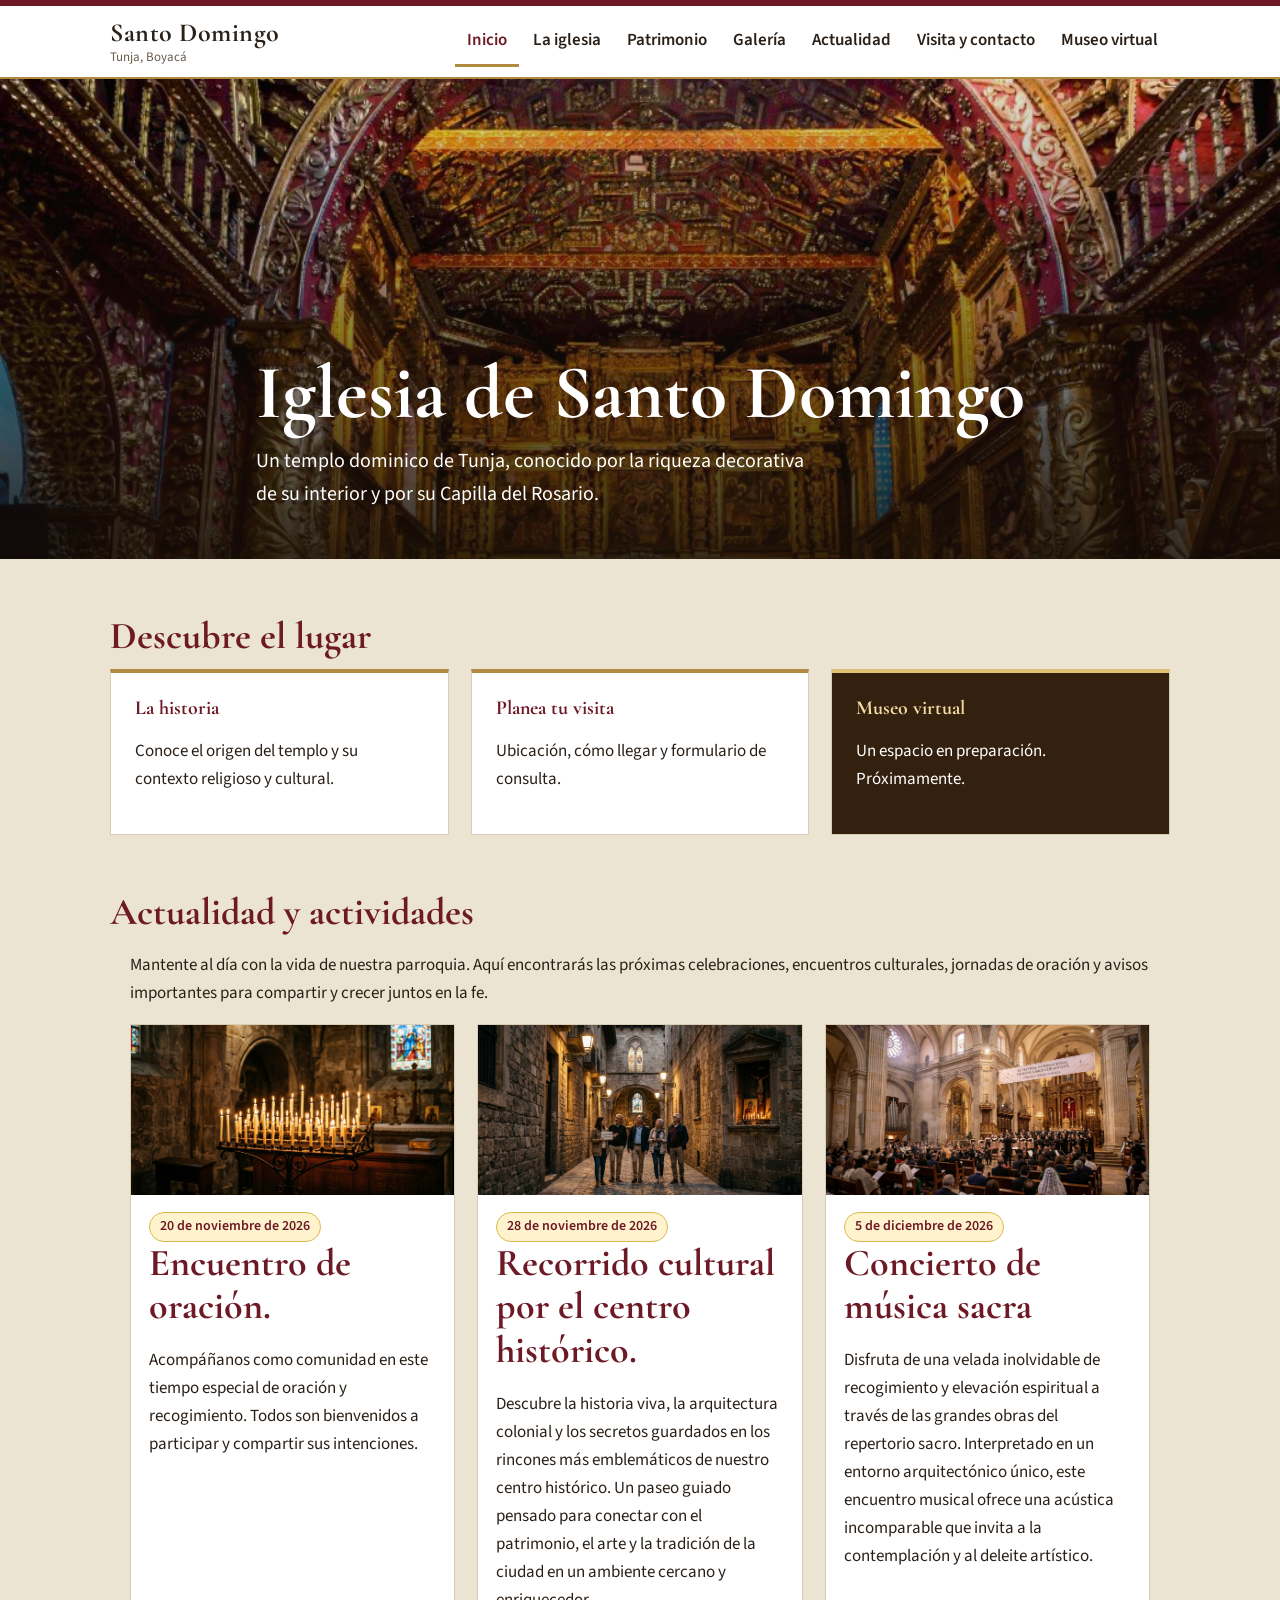
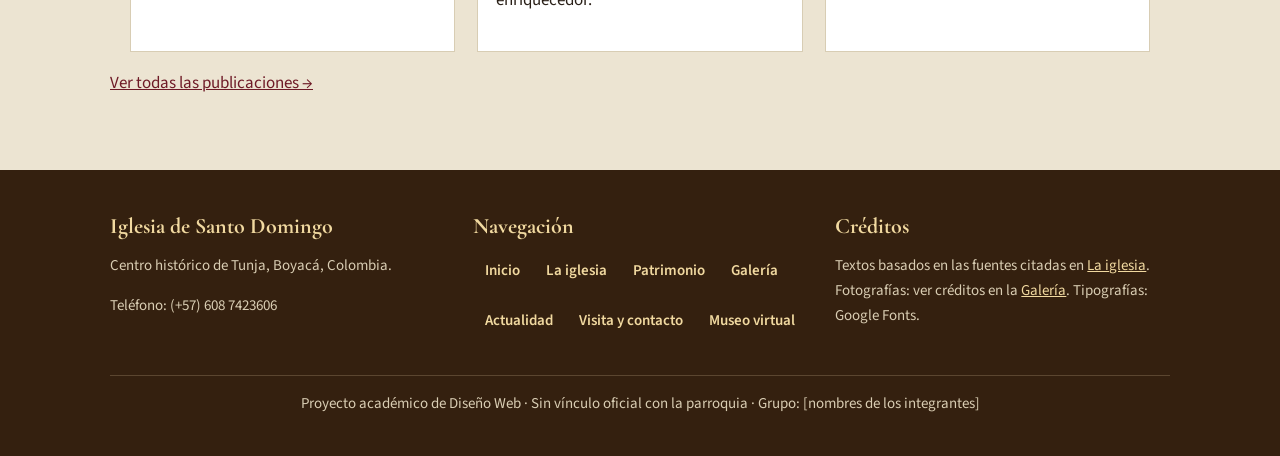
<file: santo-domingo-tunja/index.html>
<!DOCTYPE html>
<html lang="es">
<head>
    <meta charset="UTF-8">
    <meta name="viewport" content="width=device-width, initial-scale=1.0">
    <meta name="description" content="Sitio académico sobre la Iglesia de Santo Domingo de Tunja: historia, patrimonio y visita.">
    <title>Iglesia de Santo Domingo, Tunja</title>
    <link rel="preconnect" href="https://fonts.googleapis.com">
    <link href="https://fonts.googleapis.com/css2?family=Cormorant+Garamond:wght@600;700&family=Source+Sans+3:wght@400;600&display=swap" rel="stylesheet">
    <link rel="stylesheet" href="css/estilos.css">
</head>
<body>
<a class="salto" href="#contenido">Saltar al contenido</a>

<header>
    <div class="contenedor">
        <a class="marca" href="index.html">Santo Domingo<small>Tunja, Boyacá</small></a>
        <button id="boton-menu" aria-expanded="false" aria-controls="menu">☰ Menú</button>
        <nav id="menu" aria-label="Principal">
        <ul>
            <li><a href="index.html" aria-current="page">Inicio</a></li>
            <li><a href="la-iglesia.html">La iglesia</a></li>
            <li><a href="patrimonio.html">Patrimonio</a></li>
            <li><a href="galeria.html">Galería</a></li>
            <li><a href="actualidad.html">Actualidad</a></li>
            <li><a href="visita-contacto.html">Visita y contacto</a></li>
            <li><a href="museo-virtual.html">Museo virtual</a></li>
        </ul>
        </nav>
    </div>
</header>
     <section class="portada">
        <img src="images/imagenPortada2.jpg" alt="Fachada de la Iglesia de Santo Domingo en Tunja">
        <div class="contenedor">
            <h1>Iglesia de Santo Domingo</h1>
            <p>Un templo dominico de Tunja, conocido por la riqueza decorativa de su interior y por su Capilla del Rosario.</p>
        </div>
    </section>

    <section class="bloque">
        <div class="contenedor">
            <h2>Descubre el lugar</h2>
            <div class="accesos">
                <a class="acceso" href="la-iglesia.html"><h3>La historia</h3><p>Conoce el origen del templo y su contexto religioso y cultural.</p></a>
                <a class="acceso" href="visita-contacto.html"><h3>Planea tu visita</h3><p>Ubicación, cómo llegar y formulario de consulta.</p></a>
                <a class="acceso destacado" href="museo-virtual.html"><h3>Museo virtual</h3><p>Un espacio en preparación. Próximamente.</p></a>
            </div>
        </div>
    </section>

    <section class="bloque" id="actualidad" style="padding-top:0">
        <div class="contenedor">
            <h2>Actualidad y actividades</h2>
            <div class="contenedor">
            <p> Mantente al día con la vida de nuestra parroquia. Aquí encontrarás las próximas celebraciones, encuentros culturales, jornadas de oración y avisos importantes para compartir y crecer juntos en la fe.</p>
            <div class="noticias">
            <article class="noticia">
                <div class="foto"><img src="images/velas.jpg" alt="Velas encendidas en un templo"></div>
                <div class="texto">
                    <span class="ejemplo"> <time datetime="2026-11-20">20 de noviembre de 2026</time></span>
                    <h2>Encuentro de oración.</h2>
                    <p>Acompáñanos como comunidad en este tiempo especial de oración y recogimiento. Todos son bienvenidos a participar y compartir sus intenciones.</p>
                </div>
            </article>
            <article class="noticia">
                <div class="foto"><img src="images/recorrido.jpg" alt="Visitantes recorriendo un templo" loading="lazy"></div>
                <div class="texto">
                    <span class="ejemplo"><time datetime="2026-11-28">28 de noviembre de 2026</time></span>
                     <h2>Recorrido cultural por el centro histórico.</h2>
                    <p>Descubre la historia viva, la arquitectura colonial y los secretos guardados en los rincones más emblemáticos de nuestro centro histórico. Un paseo guiado pensado para conectar con el patrimonio, el arte y la tradición de la ciudad en un ambiente cercano y enriquecedor.</p>
                </div>
            </article>
            <article class="noticia">
                <div class="foto"><img src="images/musicaSacra.jpg" alt="Coro cantando en una celebración" loading="lazy"></div>
                <div class="texto">
                    <span class="ejemplo"><time datetime="2026-12-05">5 de diciembre de 2026</time></span>
                    <h2>Concierto de música sacra</h2>
                    <p>Disfruta de una velada inolvidable de recogimiento y elevación espiritual a través de las grandes obras del repertorio sacro. Interpretado en un entorno arquitectónico único, este encuentro musical ofrece una acústica incomparable que invita a la contemplación y al deleite artístico.</p>
                </div>
            </article>
            </div>
     </div>

            
            <p><a href="actualidad.html">Ver todas las publicaciones →</a></p>
        </div>
    </section>
</main>

<footer>
    <div class="contenedor">
        <div class="pie-grid">
            <div>
                <h2>Iglesia de Santo Domingo</h2>
                <p>Centro histórico de Tunja, Boyacá, Colombia.</p>
                <p>Teléfono: (+57) 608 7423606</p>
            </div>
            <nav aria-label="Pie de página">
                <h2>Navegación</h2>
                <ul>
                <li><a href="index.html">Inicio</a></li>
                <li><a href="la-iglesia.html">La iglesia</a></li>
                <li><a href="patrimonio.html">Patrimonio</a></li>
                <li><a href="galeria.html">Galería</a></li>
                <li><a href="actualidad.html">Actualidad</a></li>
                <li><a href="visita-contacto.html">Visita y contacto</a></li>
                <li><a href="museo-virtual.html">Museo virtual</a></li>
                </ul>
            </nav>
            <div>
                <h2>Créditos</h2>
                <p>Textos basados en las fuentes citadas en <a href="la-iglesia.html#fuentes">La iglesia</a>. Fotografías: ver créditos en la <a href="galeria.html">Galería</a>. Tipografías: Google Fonts.</p>
            </div>
        </div>
        <p class="legal">Proyecto académico de Diseño Web · Sin vínculo oficial con la parroquia · Grupo: [nombres de los integrantes]</p>
    </div>
</footer>
<script src="js/principal.js"></script>
</body>
</html>
</file>
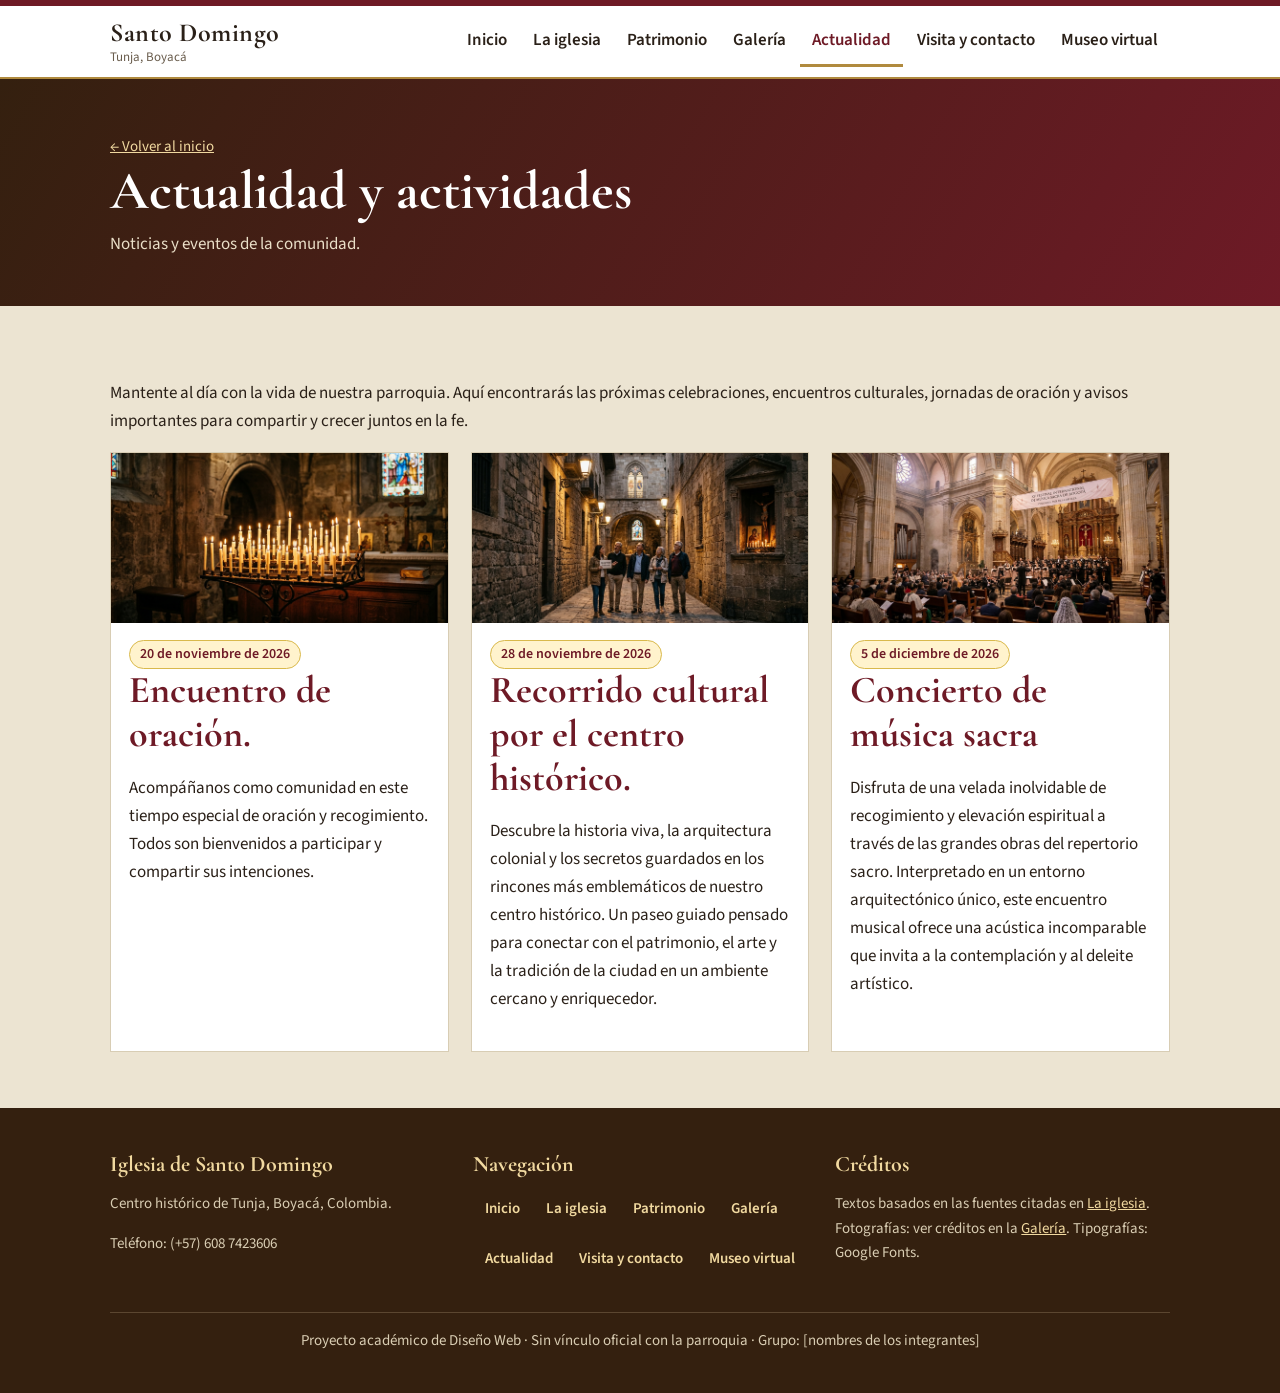
<file: santo-domingo-tunja/actualidad.html>
<!DOCTYPE html>
<html lang="es">
<head>
    <meta charset="UTF-8">
    <meta name="viewport" content="width=device-width, initial-scale=1.0">
    <meta name="description" content="Publicaciones y actividades de la Iglesia de Santo Domingo de Tunja.">
    <title>Actualidad y actividades · Iglesia de Santo Domingo, Tunja</title>
    <link rel="preconnect" href="https://fonts.googleapis.com">
    <link href="https://fonts.googleapis.com/css2?family=Cormorant+Garamond:wght@600;700&family=Source+Sans+3:wght@400;600&display=swap" rel="stylesheet">
    <link rel="stylesheet" href="css/estilos.css">
</head>
<body>
<a class="salto" href="#contenido">Saltar al contenido</a>

<header>
    <div class="contenedor">
        <a class="marca" href="index.html">Santo Domingo<small>Tunja, Boyacá</small></a>
        <button id="boton-menu" aria-expanded="false" aria-controls="menu">☰ Menú</button>
        <nav id="menu" aria-label="Principal">
        <ul>
            <li><a href="index.html">Inicio</a></li>
            <li><a href="la-iglesia.html">La iglesia</a></li>
            <li><a href="patrimonio.html">Patrimonio</a></li>
            <li><a href="galeria.html">Galería</a></li>
            <li><a href="actualidad.html" aria-current="page">Actualidad</a></li>
            <li><a href="visita-contacto.html">Visita y contacto</a></li>
            <li><a href="museo-virtual.html">Museo virtual</a></li>
        </ul>
        </nav>
    </div>
</header>

<main id="contenido">
    <div class="cabecera-pagina"  >
        <div class="contenedor">

            <p class="migas"><a href="index.html">← Volver al inicio</a></p>
            <h1>Actualidad y actividades</h1>
            <p>Noticias y eventos de la comunidad.</p>
        </div>
    </div>

    <section class="bloque">
        <div class="contenedor">
            <p> Mantente al día con la vida de nuestra parroquia. Aquí encontrarás las próximas celebraciones, encuentros culturales, jornadas de oración y avisos importantes para compartir y crecer juntos en la fe.</p>
            <div class="noticias">
            <article class="noticia">
                <div class="foto"><img src="images/velas.jpg" alt="Velas encendidas en un templo"></div>
                <div class="texto">
                    <span class="ejemplo"> <time datetime="2026-11-20">20 de noviembre de 2026</time></span>
                    <h2>Encuentro de oración.</h2>
                    <p>Acompáñanos como comunidad en este tiempo especial de oración y recogimiento. Todos son bienvenidos a participar y compartir sus intenciones.</p>
                </div>
            </article>
            <article class="noticia">
                <div class="foto"><img src="images/recorrido.jpg" alt="Visitantes recorriendo un templo" loading="lazy"></div>
                <div class="texto">
                    <span class="ejemplo"><time datetime="2026-11-28">28 de noviembre de 2026</time></span>
                     <h2>Recorrido cultural por el centro histórico.</h2>
                    <p>Descubre la historia viva, la arquitectura colonial y los secretos guardados en los rincones más emblemáticos de nuestro centro histórico. Un paseo guiado pensado para conectar con el patrimonio, el arte y la tradición de la ciudad en un ambiente cercano y enriquecedor.</p>
                </div>
            </article>
            <article class="noticia">
                <div class="foto"><img src="images/musicaSacra.jpg" alt="Coro cantando en una celebración" loading="lazy"></div>
                <div class="texto">
                    <span class="ejemplo"><time datetime="2026-12-05">5 de diciembre de 2026</time></span>
                    <h2>Concierto de música sacra</h2>
                    <p>Disfruta de una velada inolvidable de recogimiento y elevación espiritual a través de las grandes obras del repertorio sacro. Interpretado en un entorno arquitectónico único, este encuentro musical ofrece una acústica incomparable que invita a la contemplación y al deleite artístico.</p>
                </div>
            </article>
            </div>
        </div>
    </section>
</main>

<footer>
    <div class="contenedor">
        <div class="pie-grid">
            <div>
                <h2>Iglesia de Santo Domingo</h2>
                <p>Centro histórico de Tunja, Boyacá, Colombia.</p>
                <p>Teléfono: (+57) 608 7423606</p>
            </div>
            <nav aria-label="Pie de página">
                <h2>Navegación</h2>
                <ul>
                <li><a href="index.html">Inicio</a></li>
                <li><a href="la-iglesia.html">La iglesia</a></li>
                <li><a href="patrimonio.html">Patrimonio</a></li>
                <li><a href="galeria.html">Galería</a></li>
                <li><a href="actualidad.html">Actualidad</a></li>
                <li><a href="visita-contacto.html">Visita y contacto</a></li>
                <li><a href="museo-virtual.html">Museo virtual</a></li>
                </ul>
            </nav>
            <div>
                <h2>Créditos</h2>
                <p>Textos basados en las fuentes citadas en <a href="la-iglesia.html#fuentes">La iglesia</a>. Fotografías: ver créditos en la <a href="galeria.html">Galería</a>. Tipografías: Google Fonts.</p>
            </div>
        </div>
        <p class="legal">Proyecto académico de Diseño Web · Sin vínculo oficial con la parroquia · Grupo: [nombres de los integrantes]</p>
    </div>
</footer>
<script src="js/principal.js"></script>
</body>
</html>
</file>
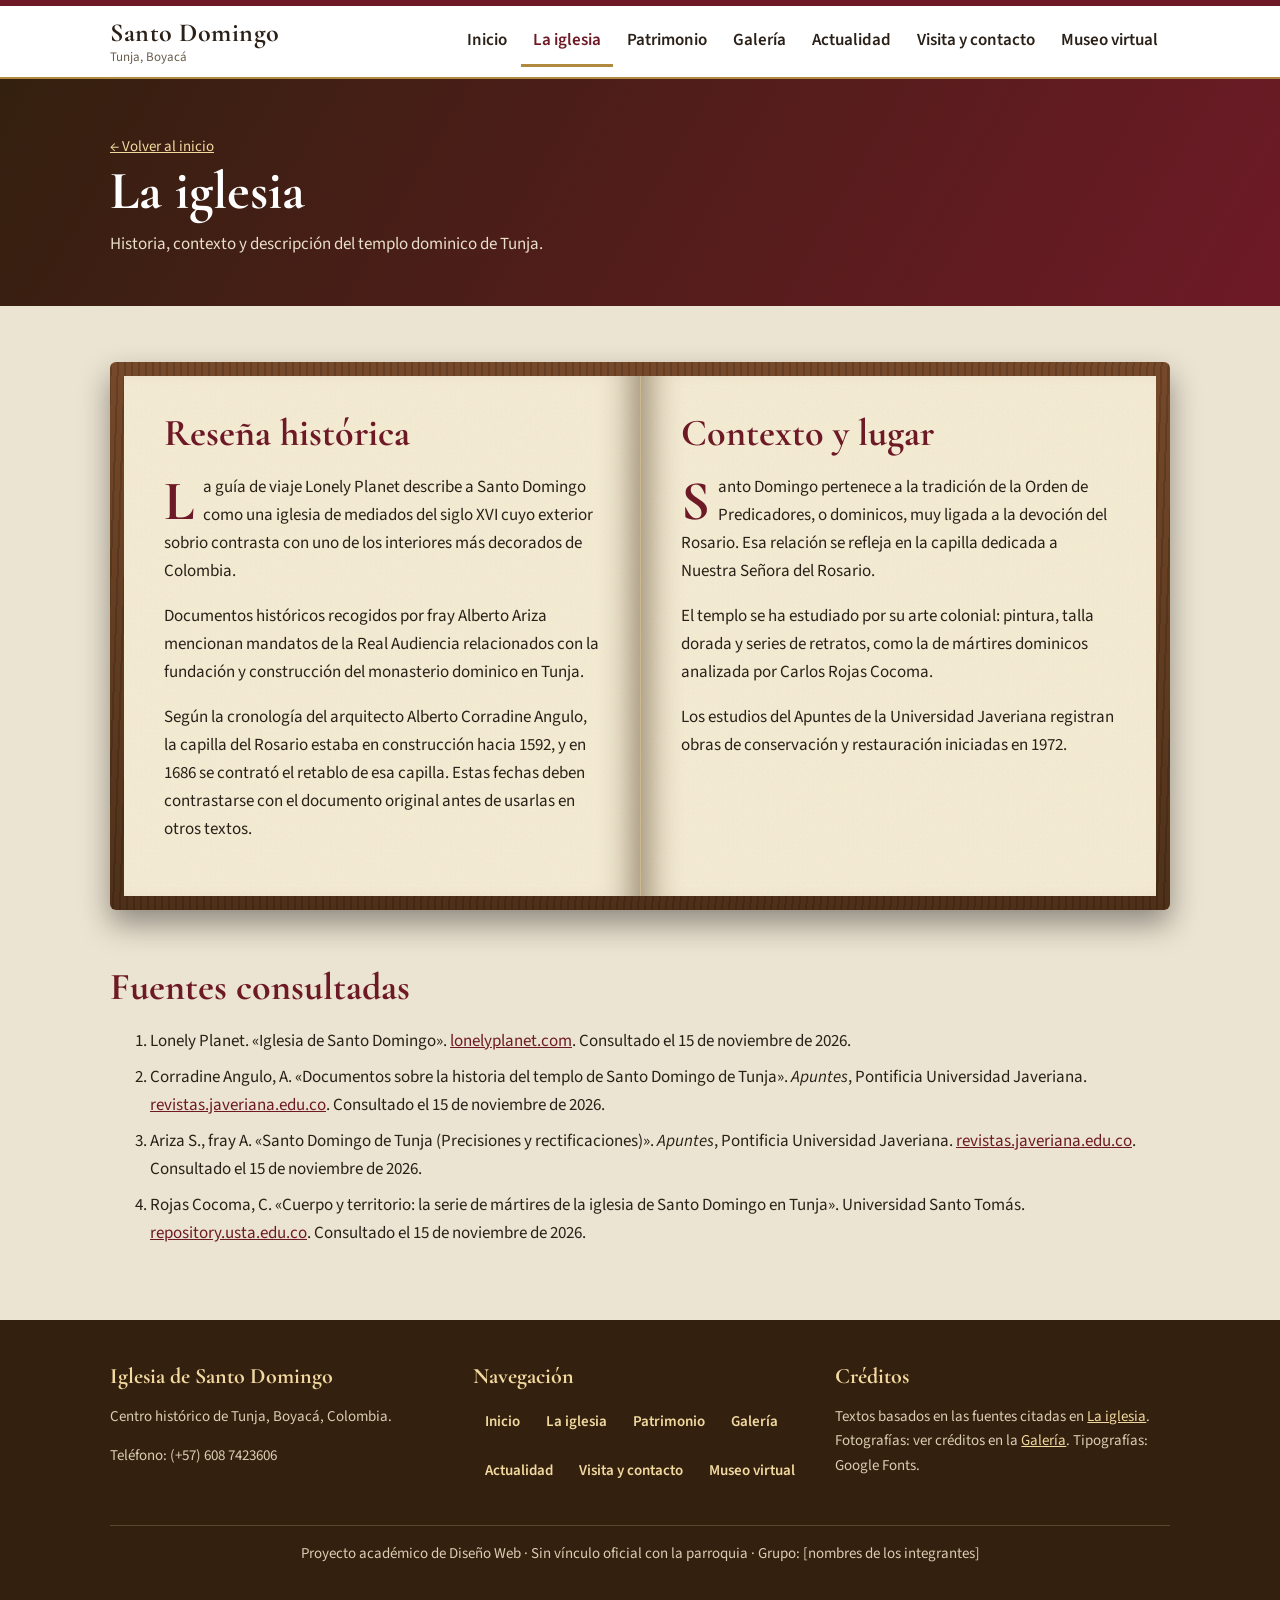
<file: santo-domingo-tunja/la-iglesia.html>
<!DOCTYPE html>
<html lang="es">
<head>
    <meta charset="UTF-8">
    <meta name="viewport" content="width=device-width, initial-scale=1.0">
    <meta name="description" content="Reseña histórica, contexto religioso y descripción de la Iglesia de Santo Domingo de Tunja.">
    <title>La iglesia · Iglesia de Santo Domingo, Tunja</title>
    <link rel="preconnect" href="https://fonts.googleapis.com">
    <link href="https://fonts.googleapis.com/css2?family=Cormorant+Garamond:wght@600;700&family=Source+Sans+3:wght@400;600&display=swap" rel="stylesheet">
    <link rel="stylesheet" href="css/estilos.css">
</head>
<body>
<a class="salto" href="#contenido">Saltar al contenido</a>

<header>
    <div class="contenedor">
        <a class="marca" href="index.html">Santo Domingo<small>Tunja, Boyacá</small></a>
        <button id="boton-menu" aria-expanded="false" aria-controls="menu">☰ Menú</button>
        <nav id="menu" aria-label="Principal">
        <ul>
            <li><a href="index.html">Inicio</a></li>
            <li><a href="la-iglesia.html" aria-current="page">La iglesia</a></li>
            <li><a href="patrimonio.html">Patrimonio</a></li>
            <li><a href="galeria.html">Galería</a></li>
            <li><a href="actualidad.html">Actualidad</a></li>
            <li><a href="visita-contacto.html">Visita y contacto</a></li>
            <li><a href="museo-virtual.html">Museo virtual</a></li>
        </ul>
        </nav>
    </div>
</header>

<main id="contenido">
    <div class="cabecera-pagina">
        <div class="contenedor">
            <p class="migas"><a href="index.html">← Volver al inicio</a></p>
            <h1>La iglesia</h1>
            <p>Historia, contexto y descripción del templo dominico de Tunja.</p>
        </div>
    </div>

    <section class="bloque">
        <div class="contenedor">
            <div class="libro">
                <div class="paginas">
                    <article class="pagina">
                        <h2>Reseña histórica</h2>
                        <p>La guía de viaje Lonely Planet describe a Santo Domingo como una iglesia de mediados del siglo XVI cuyo exterior sobrio contrasta con uno de los interiores más decorados de Colombia.</p>
                        <p>Documentos históricos recogidos por fray Alberto Ariza mencionan mandatos de la Real Audiencia relacionados con la fundación y construcción del monasterio dominico en Tunja.</p>
                        <p>Según la cronología del arquitecto Alberto Corradine Angulo, la capilla del Rosario estaba en construcción hacia 1592, y en 1686 se contrató el retablo de esa capilla. Estas fechas deben contrastarse con el documento original antes de usarlas en otros textos.</p>
                    </article>
                    <article class="pagina">
                        <h2>Contexto y lugar</h2>
                        <p>Santo Domingo pertenece a la tradición de la Orden de Predicadores, o dominicos, muy ligada a la devoción del Rosario. Esa relación se refleja en la capilla dedicada a Nuestra Señora del Rosario.</p>
                        <p>El templo se ha estudiado por su arte colonial: pintura, talla dorada y series de retratos, como la de mártires dominicos analizada por Carlos Rojas Cocoma.</p>
                        <p>Los estudios del Apuntes de la Universidad Javeriana registran obras de conservación y restauración iniciadas en 1972.</p>
                    </article>
                </div>
            </div>
        </div>
    </section>

    <section class="bloque" id="fuentes" style="padding-top:0">
        <div class="contenedor">
            <h2>Fuentes consultadas</h2>
            <ol class="fuentes">
                <li>Lonely Planet. «Iglesia de Santo Domingo». <a href="https://www.lonelyplanet.com/colombia/tunja/attractions/iglesia-de-santo-domingo/a/poi-sig/1180480/363320">lonelyplanet.com</a>. Consultado el 15 de noviembre de 2026.</li>
                <li>Corradine Angulo, A. «Documentos sobre la historia del templo de Santo Domingo de Tunja». <em>Apuntes</em>, Pontificia Universidad Javeriana. <a href="https://revistas.javeriana.edu.co/index.php/revApuntesArq/article/download/9194/7487/34494">revistas.javeriana.edu.co</a>. Consultado el 15 de noviembre de 2026.</li>
                <li>Ariza S., fray A. «Santo Domingo de Tunja (Precisiones y rectificaciones)». <em>Apuntes</em>, Pontificia Universidad Javeriana. <a href="https://revistas.javeriana.edu.co/index.php/revApuntesArq/article/download/9183/7478/34484">revistas.javeriana.edu.co</a>. Consultado el 15 de noviembre de 2026.</li>
                <li>Rojas Cocoma, C. «Cuerpo y territorio: la serie de mártires de la iglesia de Santo Domingo en Tunja». Universidad Santo Tomás. <a href="https://repository.usta.edu.co/bitstreams/5af92681-4775-47f7-a438-4c7f0b536e66/download">repository.usta.edu.co</a>. Consultado el 15 de noviembre de 2026.</li>
            </ol>
        </div>
    </section>
</main>

<footer>
    <div class="contenedor">
        <div class="pie-grid">
            <div>
                <h2>Iglesia de Santo Domingo</h2>
                <p>Centro histórico de Tunja, Boyacá, Colombia.</p>
                <p>Teléfono: (+57) 608 7423606</p>
            </div>
            <nav aria-label="Pie de página">
                <h2>Navegación</h2>
                <ul>
                <li><a href="index.html">Inicio</a></li>
                <li><a href="la-iglesia.html">La iglesia</a></li>
                <li><a href="patrimonio.html">Patrimonio</a></li>
                <li><a href="galeria.html">Galería</a></li>
                <li><a href="actualidad.html">Actualidad</a></li>
                <li><a href="visita-contacto.html">Visita y contacto</a></li>
                <li><a href="museo-virtual.html">Museo virtual</a></li>
                </ul>
            </nav>
            <div>
                <h2>Créditos</h2>
                <p>Textos basados en las fuentes citadas en <a href="la-iglesia.html#fuentes">La iglesia</a>. Fotografías: ver créditos en la <a href="galeria.html">Galería</a>. Tipografías: Google Fonts.</p>
            </div>
        </div>
        <p class="legal">Proyecto académico de Diseño Web · Sin vínculo oficial con la parroquia · Grupo: [nombres de los integrantes]</p>
    </div>
</footer>
<script src="js/principal.js"></script>
</body>
</html>
</file>
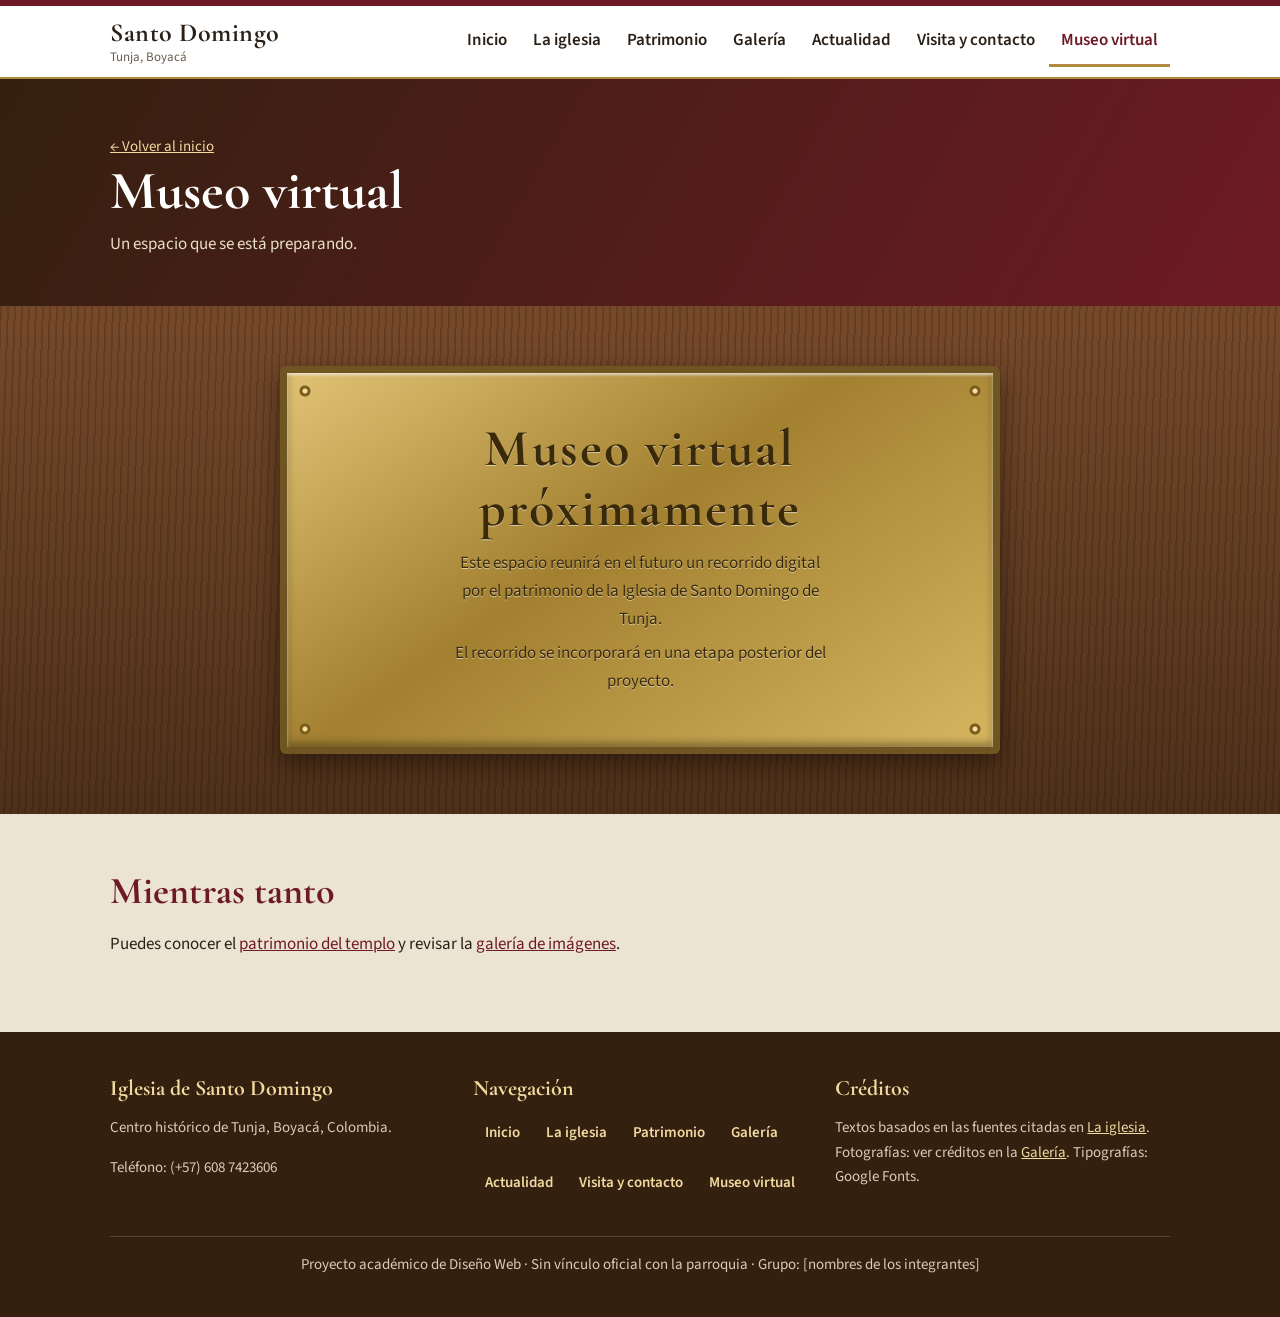
<file: santo-domingo-tunja/museo-virtual.html>
<!DOCTYPE html>
<html lang="es">
<head>
    <meta charset="UTF-8">
    <meta name="viewport" content="width=device-width, initial-scale=1.0">
    <meta name="description" content="Espacio reservado para el futuro museo virtual de Santo Domingo.">
    <title>Museo virtual · Iglesia de Santo Domingo, Tunja</title>
    <link rel="preconnect" href="https://fonts.googleapis.com">
    <link href="https://fonts.googleapis.com/css2?family=Cormorant+Garamond:wght@600;700&family=Source+Sans+3:wght@400;600&display=swap" rel="stylesheet">
    <link rel="stylesheet" href="css/estilos.css">
</head>
<body>
<a class="salto" href="#contenido">Saltar al contenido</a>

<header>
    <div class="contenedor">
        <a class="marca" href="index.html">Santo Domingo<small>Tunja, Boyacá</small></a>
        <button id="boton-menu" aria-expanded="false" aria-controls="menu">☰ Menú</button>
        <nav id="menu" aria-label="Principal">
        <ul>
            <li><a href="index.html">Inicio</a></li>
            <li><a href="la-iglesia.html">La iglesia</a></li>
            <li><a href="patrimonio.html">Patrimonio</a></li>
            <li><a href="galeria.html">Galería</a></li>
            <li><a href="actualidad.html">Actualidad</a></li>
            <li><a href="visita-contacto.html">Visita y contacto</a></li>
            <li><a href="museo-virtual.html" aria-current="page">Museo virtual</a></li>
        </ul>
        </nav>
    </div>
</header>

<main id="contenido">
    <div class="cabecera-pagina">
        <div class="contenedor">
            <p class="migas"><a href="index.html">← Volver al inicio</a></p>
            <h1>Museo virtual</h1>
            <p>Un espacio que se está preparando.</p>
        </div>
    </div>

    <section class="pared">
        <div class="placa">
            <h2>Museo virtual próximamente</h2>
            <p>Este espacio reunirá en el futuro un recorrido digital por el patrimonio de la Iglesia de Santo Domingo de Tunja.</p>
            <p>El recorrido se incorporará en una etapa posterior del proyecto.</p>
        </div>
    </section>

    <section class="bloque">
        <div class="contenedor">
            <h2>Mientras tanto</h2>
            <p>Puedes conocer el <a href="patrimonio.html">patrimonio del templo</a> y revisar la <a href="galeria.html">galería de imágenes</a>.</p>
        </div>
    </section>
</main>

<footer>
    <div class="contenedor">
        <div class="pie-grid">
            <div>
                <h2>Iglesia de Santo Domingo</h2>
                <p>Centro histórico de Tunja, Boyacá, Colombia.</p>
                <p>Teléfono: (+57) 608 7423606</p>
            </div>
            <nav aria-label="Pie de página">
                <h2>Navegación</h2>
                <ul>
                <li><a href="index.html">Inicio</a></li>
                <li><a href="la-iglesia.html">La iglesia</a></li>
                <li><a href="patrimonio.html">Patrimonio</a></li>
                <li><a href="galeria.html">Galería</a></li>
                <li><a href="actualidad.html">Actualidad</a></li>
                <li><a href="visita-contacto.html">Visita y contacto</a></li>
                <li><a href="museo-virtual.html">Museo virtual</a></li>
                </ul>
            </nav>
            <div>
                <h2>Créditos</h2>
                <p>Textos basados en las fuentes citadas en <a href="la-iglesia.html#fuentes">La iglesia</a>. Fotografías: ver créditos en la <a href="galeria.html">Galería</a>. Tipografías: Google Fonts.</p>
            </div>
        </div>
        <p class="legal">Proyecto académico de Diseño Web · Sin vínculo oficial con la parroquia · Grupo: [nombres de los integrantes]</p>
    </div>
</footer>
<script src="js/principal.js"></script>
</body>
</html>
</file>
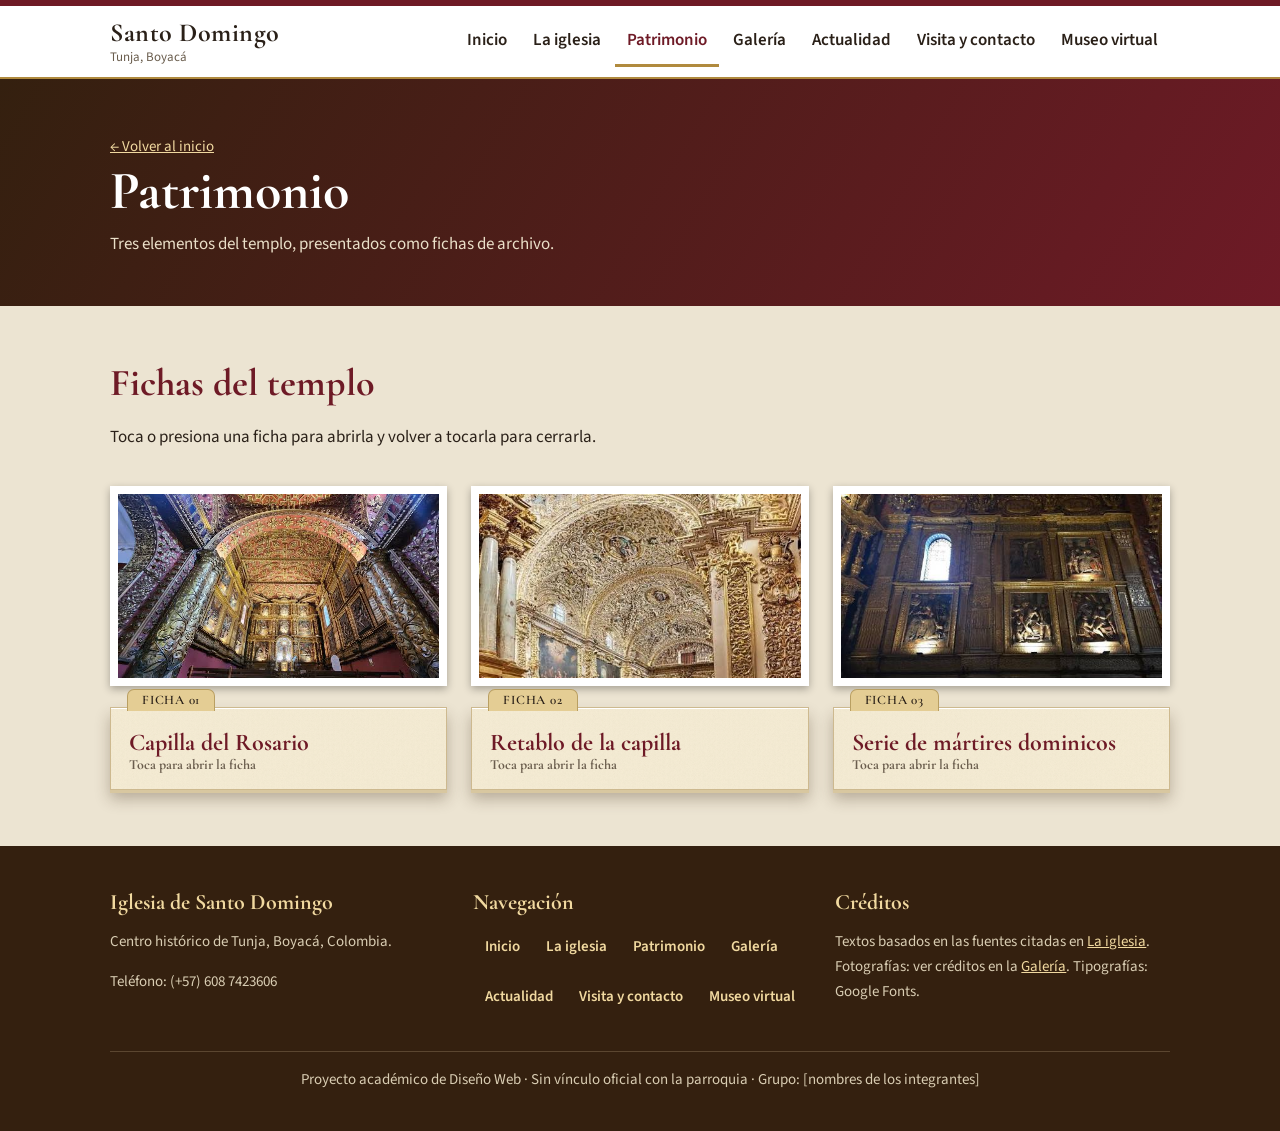
<file: santo-domingo-tunja/patrimonio.html>
<!DOCTYPE html>
<html lang="es">
<head>
    <meta charset="UTF-8">
    <meta name="viewport" content="width=device-width, initial-scale=1.0">
    <meta name="description" content="Elementos documentados del patrimonio de la Iglesia de Santo Domingo de Tunja.">
    <title>Patrimonio · Iglesia de Santo Domingo, Tunja</title>
    <link rel="preconnect" href="https://fonts.googleapis.com">
    <link href="https://fonts.googleapis.com/css2?family=Cormorant+Garamond:wght@600;700&family=Source+Sans+3:wght@400;600&display=swap" rel="stylesheet">
    <link rel="stylesheet" href="css/estilos.css">
</head>
<body>
<a class="salto" href="#contenido">Saltar al contenido</a>

<header>
    <div class="contenedor">
        <a class="marca" href="index.html">Santo Domingo<small>Tunja, Boyacá</small></a>
        <button id="boton-menu" aria-expanded="false" aria-controls="menu">☰ Menú</button>
        <nav id="menu" aria-label="Principal">
        <ul>
            <li><a href="index.html">Inicio</a></li>
            <li><a href="la-iglesia.html">La iglesia</a></li>
            <li><a href="patrimonio.html" aria-current="page">Patrimonio</a></li>
            <li><a href="galeria.html">Galería</a></li>
            <li><a href="actualidad.html">Actualidad</a></li>
            <li><a href="visita-contacto.html">Visita y contacto</a></li>
            <li><a href="museo-virtual.html">Museo virtual</a></li>
        </ul>
        </nav>
    </div>
</header>

<main id="contenido">
    <div class="cabecera-pagina">
        <div class="contenedor">
            <p class="migas"><a href="index.html">← Volver al inicio</a></p>
            <h1>Patrimonio</h1>
            <p>Tres elementos del templo, presentados como fichas de archivo.</p>
        </div>
    </div>

    <section class="bloque">
        <div class="contenedor">
            <h2>Fichas del templo</h2>
            <p>Toca o presiona una ficha para abrirla y volver a tocarla para cerrarla.</p>
            <div class="fichas">
            <article class="ficha-item">
                <figure><img src="images/interior2.jpg" alt="Interior de la Capilla del Rosario" loading="lazy"></figure>
                <h3><button class="ficha" data-rotulo="FICHA 01" aria-expanded="false" aria-controls="ficha-1"><span class="nombre">Capilla del Rosario</span><span class="pista">Toca para abrir la ficha</span></button></h3>
                <div class="ficha-detalle" id="ficha-1" hidden>
                    <p>Es la capilla más conocida del templo. Lonely Planet la presenta como la «Capilla Sixtina del arte neogranadino» por la riqueza de su decoración. Es importante porque reúne pintura y talla dorada del periodo colonial.</p>
                    <p class="fuente">Fuente: Lonely Planet; Corradine Angulo (Apuntes, Javeriana).</p>
                </div>
            </article>
            <article class="ficha-item">
                <figure><img src="images/dorado.jpg" alt="Retablo dorado de la capilla" loading="lazy"></figure>
                <h3><button class="ficha" data-rotulo="FICHA 02" aria-expanded="false" aria-controls="ficha-2"><span class="nombre">Retablo de la capilla</span><span class="pista">Toca para abrir la ficha</span></button></h3>
                <div class="ficha-detalle" id="ficha-2" hidden>
                    <p>La cronología de Corradine Angulo registra que en 1686 se contrató el retablo de la capilla del Rosario. Su importancia está en ser una obra de talla dorada ligada a la devoción del Rosario.</p>
                    <p class="fuente">Fuente: Corradine Angulo (Apuntes, Javeriana).</p>
                </div>
            </article>
            <article class="ficha-item">
                <figure><img src="images/retratos.jpg" alt="Retrato de un mártir dominico" loading="lazy"></figure>
                <h3><button class="ficha" data-rotulo="FICHA 03" aria-expanded="false" aria-controls="ficha-3"><span class="nombre">Serie de mártires dominicos</span><span class="pista">Toca para abrir la ficha</span></button></h3>
                <div class="ficha-detalle" id="ficha-3" hidden>
                    <p>El templo conserva una serie de retratos de mártires dominicos estudiada por Carlos Rojas Cocoma. Ayuda a entender cómo la comunidad dominica representó el martirio dentro de su espacio de culto.</p>
                    <p class="fuente">Fuente: Rojas Cocoma, Universidad Santo Tomás.</p>
                </div>
            </article>
            </div>
        </div>
    </section>
</main>

<footer>
    <div class="contenedor">
        <div class="pie-grid">
            <div>
                <h2>Iglesia de Santo Domingo</h2>
                <p>Centro histórico de Tunja, Boyacá, Colombia.</p>
                <p>Teléfono: (+57) 608 7423606</p>
            </div>
            <nav aria-label="Pie de página">
                <h2>Navegación</h2>
                <ul>
                <li><a href="index.html">Inicio</a></li>
                <li><a href="la-iglesia.html">La iglesia</a></li>
                <li><a href="patrimonio.html">Patrimonio</a></li>
                <li><a href="galeria.html">Galería</a></li>
                <li><a href="actualidad.html">Actualidad</a></li>
                <li><a href="visita-contacto.html">Visita y contacto</a></li>
                <li><a href="museo-virtual.html">Museo virtual</a></li>
                </ul>
            </nav>
            <div>
                <h2>Créditos</h2>
                <p>Textos basados en las fuentes citadas en <a href="la-iglesia.html#fuentes">La iglesia</a>. Fotografías: ver créditos en la <a href="galeria.html">Galería</a>. Tipografías: Google Fonts.</p>
            </div>
        </div>
        <p class="legal">Proyecto académico de Diseño Web · Sin vínculo oficial con la parroquia · Grupo: [nombres de los integrantes]</p>
    </div>
</footer>
<script src="js/principal.js"></script>
</body>
</html>
</file>
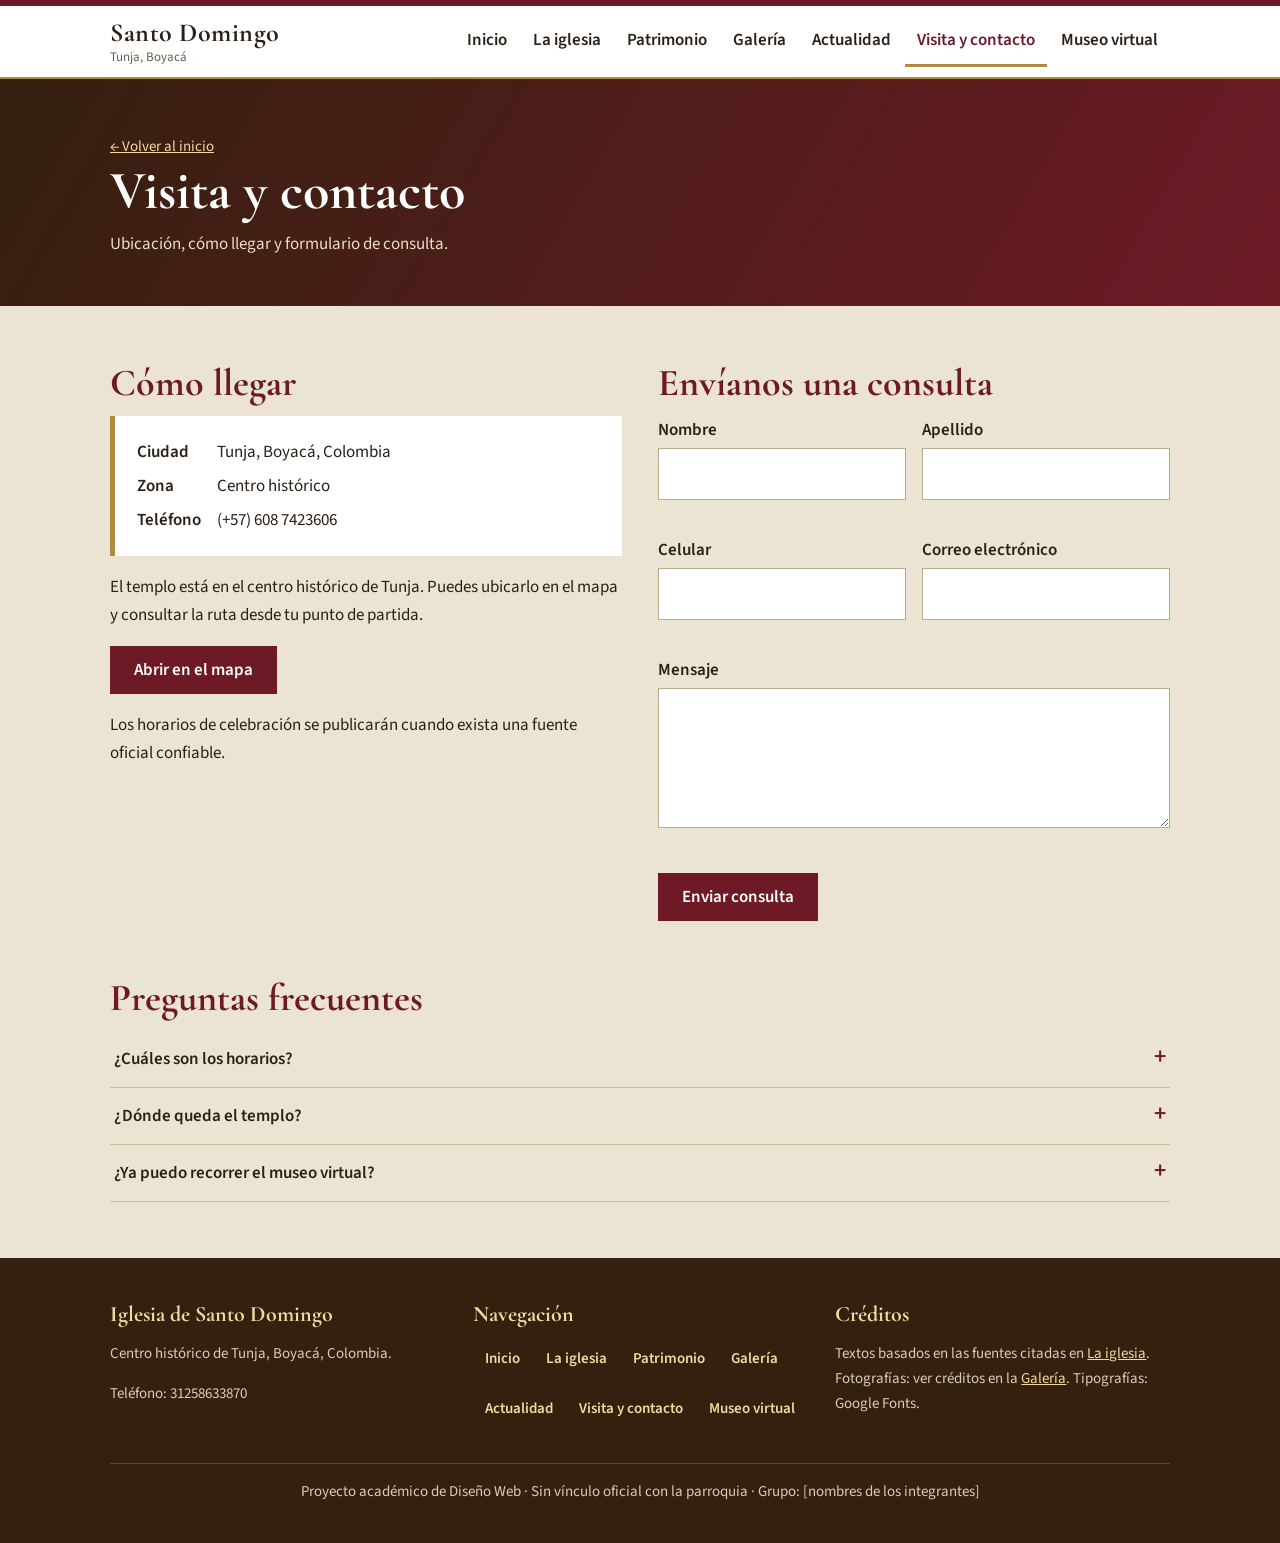
<file: santo-domingo-tunja/visita-contacto.html>
<!DOCTYPE html>
<html lang="es">

<head>
    <meta charset="UTF-8">
    <meta name="viewport" content="width=device-width, initial-scale=1.0">
    <meta name="description" content="Ubicación, cómo llegar y formulario de consulta.">
    <title>Visita y contacto · Iglesia de Santo Domingo, Tunja</title>
    <link rel="preconnect" href="https://fonts.googleapis.com">
    <link
        href="https://fonts.googleapis.com/css2?family=Cormorant+Garamond:wght@600;700&family=Source+Sans+3:wght@400;600&display=swap"
        rel="stylesheet">
    <link rel="stylesheet" href="css/estilos.css">
</head>

<body>
    <a class="salto" href="#contenido">Saltar al contenido</a>

    <header>
        <div class="contenedor">
            <a class="marca" href="index.html">Santo Domingo<small>Tunja, Boyacá</small></a>
            <button id="boton-menu" aria-expanded="false" aria-controls="menu">☰ Menú</button>
            <nav id="menu" aria-label="Principal">
                <ul>
                    <li><a href="index.html">Inicio</a></li>
                    <li><a href="la-iglesia.html">La iglesia</a></li>
                    <li><a href="patrimonio.html">Patrimonio</a></li>
                    <li><a href="galeria.html">Galería</a></li>
                    <li><a href="actualidad.html">Actualidad</a></li>
                    <li><a href="visita-contacto.html" aria-current="page">Visita y contacto</a></li>
                    <li><a href="museo-virtual.html">Museo virtual</a></li>
                </ul>
            </nav>
        </div>
    </header>

    <main id="contenido">
        <div class="cabecera-pagina">
            <div class="contenedor">
                <p class="migas"><a href="index.html">← Volver al inicio</a></p>
                <h1>Visita y contacto</h1>
                <p>Ubicación, cómo llegar y formulario de consulta.</p>
            </div>
        </div>

        <section class="bloque">
            <div class="contenedor dos-col">
                <div>
                    <h2>Cómo llegar</h2>
                    <div class="datos">
                        <dl>
                            <dt>Ciudad</dt>
                            <dd>Tunja, Boyacá, Colombia</dd>
                            <dt>Zona</dt>
                            <dd>Centro histórico</dd>
                            <dt>Teléfono</dt>
                            <dd>(+57) 608 7423606</dd>
                        </dl>
                    </div>

                    <p>El templo está en el centro histórico de Tunja. Puedes ubicarlo en el mapa y consultar la ruta
                        desde tu punto de partida.</p>
                    <p><a class="boton" href="https://www.google.com/maps/search/Iglesia+de+Santo+Domingo+Tunja"
                            target="_blank" rel="noopener">Abrir en el mapa</a></p>
                    <p>Los horarios de celebración se publicarán cuando exista una fuente oficial confiable.</p>
                </div>
                <div>
                    <h2>Envíanos una consulta</h2>
                    <form id="formulario" novalidate>
                        <div>
                            <label for="nombre">Nombre</label>
                            <input type="text" id="nombre" name="nombre" aria-describedby="error-nombre" required>
                            <span class="error" id="error-nombre"></span>
                        </div>
                        <div>
                            <label for="apellido">Apellido</label>
                            <input type="text" id="apellido" name="apellido" aria-describedby="error-apellido" required>
                            <span class="error" id="error-apellido"></span>
                        </div>
                        <div>
                            <label for="celular">Celular</label>
                            <input type="tel" id="celular" name="celular" aria-describedby="error-celular" required>
                            <span class="error" id="error-celular"></span>
                        </div>
                        <div>
                            <label for="correo">Correo electrónico</label>
                            <input type="email" id="correo" name="correo" aria-describedby="error-correo" required>
                            <span class="error" id="error-correo"></span>
                        </div>
                        <div class="completo">
                            <label for="mensaje">Mensaje</label>
                            <textarea id="mensaje" name="mensaje" aria-describedby="error-mensaje" required></textarea>
                            <span class="error" id="error-mensaje"></span>
                        </div>
                        <div class="completo"><button class="boton" type="submit">Enviar consulta</button></div>
                    </form>
                    <p id="estado-form" role="status">Consulta validada. Este sitio es un proyecto académico y todavía
                        no envía mensajes.</p>
                </div>
            </div>
        </section>

        <section class="bloque" style="padding-top:0">
            <div class="contenedor">
                <h2>Preguntas frecuentes</h2>
                <details>
                    <summary>¿Cuáles son los horarios?</summary>
                    <p>Aún no hay una fuente oficial verificada, por eso no se publican horarios.</p>
                </details>
                <details>
                    <summary>¿Dónde queda el templo?</summary>
                    <p>En el centro histórico de Tunja, Boyacá.</p>
                </details>
                <details>
                    <summary>¿Ya puedo recorrer el museo virtual?</summary>
                    <p>Todavía no. Es un espacio que se incorporará en una etapa posterior.</p>
                </details>
            </div>
        </section>
    </main>

    <footer>
        <div class="contenedor">
            <div class="pie-grid">
                <div>
                    <h2>Iglesia de Santo Domingo</h2>
                    <p>Centro histórico de Tunja, Boyacá, Colombia.</p>
                    <p>Teléfono: 31258633870</p>
                </div>
                <nav aria-label="Pie de página">
                    <h2>Navegación</h2>
                    <ul>
                        <li><a href="index.html">Inicio</a></li>
                        <li><a href="la-iglesia.html">La iglesia</a></li>
                        <li><a href="patrimonio.html">Patrimonio</a></li>
                        <li><a href="galeria.html">Galería</a></li>
                        <li><a href="actualidad.html">Actualidad</a></li>
                        <li><a href="visita-contacto.html">Visita y contacto</a></li>
                        <li><a href="museo-virtual.html">Museo virtual</a></li>
                    </ul>
                </nav>
                <div>
                    <h2>Créditos</h2>
                    <p>Textos basados en las fuentes citadas en <a href="la-iglesia.html#fuentes">La iglesia</a>.
                        Fotografías: ver créditos en la <a href="galeria.html">Galería</a>. Tipografías: Google Fonts.
                    </p>
                </div>
            </div>
            <p class="legal">Proyecto académico de Diseño Web · Sin vínculo oficial con la parroquia · Grupo: [nombres
                de los integrantes]</p>
        </div>
    </footer>
    <script src="js/principal.js"></script>
    <script src="js/formulario.js"></script>
</body>

</html>
</file>
<file: santo-domingo-tunja/css/estilos.css>
/* ===== Santo Domingo de Tunja · estilos ===== */
:root {
  --piedra: #ece4d2;
  --papel: #f4ebd3;
  --tinta: #2a2018;
  --gris: #6a5d4d;
  --madera: #5b3b24;
  --madera-osc: #34200f;
  --bronce: #b08a3e;
  --vino: #6e1a26;
  --ruido: url("data:image/svg+xml,%3Csvg xmlns='http://www.w3.org/2000/svg' width='120' height='120'%3E%3Cfilter id='n'%3E%3CfeTurbulence baseFrequency='.8' numOctaves='2'/%3E%3CfeColorMatrix values='0 0 0 0 .4 0 0 0 0 .3 0 0 0 0 .2 0 0 0 .08 0'/%3E%3C/filter%3E%3Crect width='120' height='120' filter='url(%23n)'/%3E%3C/svg%3E");
  --madera-veta: repeating-linear-gradient(92deg, rgba(0, 0, 0, .14) 0 2px, transparent 2px 7px), linear-gradient(180deg, #76492a, #4e3019);
}

* {
  box-sizing: border-box
}

html {
  scroll-behavior: smooth
}

body {
  margin: 0;
  background: var(--piedra);
  color: var(--tinta);
  font: 17px/1.65 "Source Sans 3", system-ui, sans-serif
}

h1,
h2,
h3 {
  font-family: "Cormorant Garamond", Georgia, serif;
  line-height: 1.15;
  margin: 0 0 10px
}

img {
  display: block;
  width: 100%;
  height: 100%;
  object-fit: cover;
  background: linear-gradient(135deg, #b9986a, #6f4d30)
}

img.sin-foto {
  min-height: 180px
}

a {
  color: var(--vino)
}

:focus-visible {
  outline: 3px solid var(--bronce);
  outline-offset: 3px
}

.contenedor {
  max-width: 1100px;
  margin: 0 auto;
  padding: 0 20px
}

.salto {
  position: absolute;
  left: -999px
}

.salto:focus {
  left: 10px;
  top: 10px;
  background: #fff;
  padding: 8px;
  z-index: 99
}

/* Cabecera y menú */
header {
  background: #fff;
  border-top: 6px solid var(--vino);
  border-bottom: 2px solid var(--bronce);
  position: sticky;
  top: 0;
  z-index: 50
}

header .contenedor {
  display: flex;
  align-items: center;
  justify-content: space-between;
  gap: 16px;
  padding-top: 10px;
  padding-bottom: 10px;
  flex-wrap: wrap
}

.marca {
  text-decoration: none;
  color: var(--tinta);
  font: 700 26px "Cormorant Garamond", Georgia, serif;
  letter-spacing: .02em
}

.marca small {
  display: block;
  font: 400 13px "Source Sans 3", sans-serif;
  color: var(--gris);
  letter-spacing: 0
}

#boton-menu {
  display: none;
  background: var(--madera);
  color: #fff;
  border: 0;
  padding: 10px 16px;
  font: inherit;
  font-weight: 600;
  border-radius: 4px;
  cursor: pointer
}

nav ul {
  list-style: none;
  margin: 0;
  padding: 0;
  display: flex;
  gap: 2px;
  flex-wrap: wrap
}

nav a {
  display: block;
  padding: 10px 12px;
  text-decoration: none;
  color: var(--tinta);
  font-weight: 600;
  border-bottom: 3px solid transparent
}

nav a:hover {
  color: var(--vino);
  border-color: var(--vino)
}

nav a[aria-current="page"] {
  color: var(--vino);
  border-color: var(--bronce)
}

@media(max-width:900px) {
  #boton-menu {
    display: block
  }

  nav {
    width: 100%;
    display: none
  }

  nav.abierto {
    display: block
  }

  nav ul {
    flex-direction: column
  }

  nav a {
    border-bottom: 1px solid #e3d9c0;
    border-left: 4px solid transparent
  }

  nav a[aria-current="page"] {
    border-left-color: var(--bronce)
  }
}

/* Portada de página y secciones */
.cabecera-pagina {
  background: linear-gradient(120deg, var(--madera-osc), var(--vino));
  color: #fff;
  padding: 48px 0
}

.cabecera-pagina h1 {
  font-size: clamp(34px, 5vw, 54px);
  margin: 0
}

.cabecera-pagina p {
  margin: 8px 0 0;
  max-width: 60ch;
  color: #eadfc8
}

.migas {
  font-size: 15px;
  margin-bottom: 10px
}

.migas a {
  color: #f1d9a0
}

section.bloque {
  padding: 56px 0
}

section.bloque h2 {
  font-size: clamp(28px, 4vw, 38px);
  color: var(--vino)
}

.ejemplo {
  display: inline-block;
  background: #fff3cd;
  border: 1px solid #d9b94c;
  font-size: 13px;
  padding: 2px 10px;
  border-radius: 99px;
  font-weight: 600
}

.boton {
  display: inline-block;
  background: var(--vino);
  color: #fff;
  padding: 12px 24px;
  font: 600 17px "Source Sans 3", sans-serif;
  border: 0;
  text-decoration: none;
  cursor: pointer
}

.boton:hover {
  filter: brightness(1.15)
}

/* Inicio */
.portada {
  position: relative;
  min-height: 480px;
  display: flex;
  align-items: flex-end;
  color: #fff;
  background: var(--madera-osc)
}

.portada img {
  position: absolute;
  inset: 0
}

.portada::after {
  content: "";
  position: absolute;
  inset: 0;
  background: linear-gradient(180deg, rgba(20, 12, 6, .1), rgba(20, 12, 6, .85))
}

.portada .contenedor {
  position: relative;
  z-index: 1;
  padding-bottom: 48px;
  padding-top: 80px
}

.portada h1 {
  font-size: clamp(40px, 7vw, 76px);
  margin: 0
}

.portada p {
  max-width: 56ch;
  font-size: 20px;
  margin: 8px 0 0
}

.accesos {
  display: grid;
  gap: 22px;
  grid-template-columns: repeat(auto-fit, minmax(250px, 1fr))
}

.acceso {
  background: #fff;
  border: 1px solid #d8cdb4;
  padding: 24px;
  text-decoration: none;
  color: var(--tinta);
  border-top: 4px solid var(--bronce)
}

.acceso:hover {
  transform: translateY(-4px);
  transition: transform .2s
}

.acceso h3 {
  color: var(--vino)
}

.acceso.destacado {
  background: var(--madera-osc);
  color: #fff;
  border-top-color: #e0c070
}

.acceso.destacado h3 {
  color: #f1d9a0
}

.noticias {
  display: grid;
  gap: 22px;
  grid-template-columns: repeat(auto-fit, minmax(260px, 1fr))
}

.noticia {
  background: #fff;
  border: 1px solid #d8cdb4
}

.noticia .foto {
  height: 170px
}

.noticia div.texto {
  padding: 16px 18px 20px
}

.noticia time {
  color: var(--vino);
  font-weight: 600;
  font-size: 14px
}

/* COMPONENTE 1 · Libro abierto (La iglesia) */
.libro {
  background: var(--madera-veta);
  padding: 14px;
  border-radius: 6px;
  box-shadow: 0 14px 30px rgba(0, 0, 0, .4)
}

.libro .paginas {
  display: grid;
  grid-template-columns: 1fr 1fr;
  background: var(--papel)
}

.libro .pagina {
  padding: 36px 40px;
  background-image: var(--ruido)
}

.libro .pagina:first-child {
  box-shadow: inset -34px 0 30px -24px rgba(60, 35, 10, .45)
}

.libro .pagina:last-child {
  box-shadow: inset 34px 0 30px -24px rgba(60, 35, 10, .45);
  border-left: 1px solid #cdb98f
}

.libro h2 {
  color: var(--vino);
  font-size: 30px
}

.libro .pagina p:first-of-type::first-letter {
  font: 700 56px/0.8 "Cormorant Garamond", serif;
  float: left;
  padding: 6px 8px 0 0;
  color: var(--vino)
}

@media(max-width:760px) {
  .libro .paginas {
    grid-template-columns: 1fr
  }

  .libro .pagina {
    padding: 26px 22px
  }

  .libro .pagina:last-child {
    border-left: 0;
    border-top: 1px solid #cdb98f
  }
}

/* COMPONENTE 2 · Ficha de archivo interactiva (Patrimonio) */
.fichas {
  display: grid;
  gap: 44px 24px;
  grid-template-columns: repeat(auto-fit, minmax(290px, 1fr));
  padding-top: 18px
}

.ficha-item figure {
  margin: 0 0 -1px;
  height: 200px;
  border: 8px solid #fff;
  box-shadow: 0 3px 8px rgba(0, 0, 0, .3)
}

.ficha-item h3 {
  margin: 0
}

button.ficha {
  position: relative;
  display: block;
  width: 100%;
  text-align: left;
  font: inherit;
  color: var(--tinta);
  cursor: pointer;
  margin-top: 22px;
  background: var(--papel) var(--ruido);
  border: 1px solid #cdb98f;
  padding: 20px 18px 16px;
  box-shadow: inset 0 1px 0 #fff, 0 3px 0 #d8c7a0, 0 9px 14px rgba(60, 40, 20, .3);
  transition: transform .12s, box-shadow .12s
}

button.ficha::before {
  content: attr(data-rotulo);
  position: absolute;
  top: -19px;
  left: 16px;
  background: #e4cd94;
  border: 1px solid #b99f62;
  border-bottom: 0;
  border-radius: 7px 7px 0 0;
  padding: 3px 14px;
  font-size: 13px;
  font-weight: 600;
  letter-spacing: .06em
}

button.ficha .nombre {
  display: block;
  font: 700 24px "Cormorant Garamond", serif;
  color: var(--vino)
}

button.ficha .pista {
  display: block;
  font-size: 14px;
  color: var(--gris)
}

button.ficha:hover {
  transform: translateY(-2px)
}

button.ficha:focus-visible {
  outline: 3px solid var(--bronce);
  outline-offset: 4px
}

button.ficha:active {
  transform: translateY(3px);
  box-shadow: inset 0 2px 6px rgba(60, 40, 20, .4), 0 1px 0 #d8c7a0
}

button.ficha[aria-expanded="true"] .pista::after {
  content: " · abierta"
}

.ficha-detalle {
  border: 1px solid #cdb98f;
  border-top: 0;
  padding: 14px 18px 18px;
  line-height: 28px;
  background: var(--papel);
  background-image: var(--ruido), repeating-linear-gradient(transparent 0 27px, rgba(150, 110, 70, .28) 27px 28px)
}

.ficha-detalle p {
  margin: 0 0 10px
}

.ficha-detalle .fuente {
  font-size: 14px;
  color: var(--gris);
  line-height: 1.4
}

/* COMPONENTE 3 · Placa de bronce (Museo virtual) */
.placa {
  position: relative;
  max-width: 720px;
  margin: 0 auto;
  padding: 46px 40px;
  text-align: center;
  color: #3a2a0a;
  background: linear-gradient(145deg, #e1c274, #a28030 45%, #d6b660);
  border: 7px solid #6f5521;
  border-radius: 6px;
  box-shadow: inset 0 2px 3px rgba(255, 255, 255, .65), inset 0 -4px 8px rgba(0, 0, 0, .35), 0 10px 24px rgba(0, 0, 0, .4);
  text-shadow: 0 1px 0 rgba(255, 255, 255, .55)
}

.placa::before {
  content: "";
  position: absolute;
  inset: 10px;
  pointer-events: none;
  background: radial-gradient(circle at 8px 8px, #f5e2a0 0 2px, #7a5d1a 3px 5px, transparent 6px) no-repeat,
    radial-gradient(circle at calc(100% - 8px) 8px, #f5e2a0 0 2px, #7a5d1a 3px 5px, transparent 6px) no-repeat,
    radial-gradient(circle at 8px calc(100% - 8px), #f5e2a0 0 2px, #7a5d1a 3px 5px, transparent 6px) no-repeat,
    radial-gradient(circle at calc(100% - 8px) calc(100% - 8px), #f5e2a0 0 2px, #7a5d1a 3px 5px, transparent 6px) no-repeat
}

.placa h2 {
  color: #3a2a0a;
  font-size: clamp(32px, 5vw, 52px);
  letter-spacing: .04em
}

.placa p {
  margin: 6px auto;
  max-width: 48ch
}

.pared {
  background: var(--madera-veta);
  padding: 60px 20px
}

/* COMPONENTE 4 · Marco de madera (Galería) */
.galeria {
  display: grid;
  gap: 30px;
  grid-template-columns: repeat(auto-fill, minmax(240px, 1fr))
}

.galeria figure {
  margin: 0
}

.marco {
  background: var(--madera-veta);
  padding: 12px;
  border: 1px solid #2a170b;
  box-shadow: inset 0 0 0 2px rgba(255, 255, 255, .14), inset 0 0 12px rgba(0, 0, 0, .6), 0 8px 16px rgba(0, 0, 0, .35)
}

.marco button {
  display: block;
  width: 100%;
  height: 190px;
  padding: 8px;
  border: 0;
  background: #efe6d0;
  box-shadow: inset 0 0 8px rgba(0, 0, 0, .45);
  cursor: zoom-in
}

.marco button:focus-visible {
  outline: 3px solid #f1d9a0;
  outline-offset: 2px
}

.galeria figcaption {
  font-size: 15px;
  margin-top: 10px
}

.galeria .credito {
  display: block;
  color: var(--gris);
  font-size: 13px
}

dialog#visor {
  border: 0;
  padding: 0;
  background: transparent;
  max-width: min(94vw, 960px);
  width: 100%;
  overflow: visible
}

dialog#visor::backdrop {
  background: rgba(15, 8, 3, .88)
}

dialog#visor img {
  height: auto;
  max-height: 68vh;
  object-fit: contain
}

#visor-pie {
  color: #fff;
  margin: 10px 4px;
  font-size: 16px
}

.visor-controles {
  display: flex;
  justify-content: space-between;
  gap: 8px
}

.visor-controles button {
  background: var(--bronce);
  color: #1d1306;
  border: 0;
  padding: 10px 18px;
  font: 600 16px "Source Sans 3", sans-serif;
  cursor: pointer
}

.visor-controles button:hover {
  filter: brightness(1.12)
}

/* Visita, formulario, preguntas */
.dos-col {
  display: grid;
  gap: 36px;
  grid-template-columns: 1fr 1fr
}

.datos {
  background: #fff;
  border-left: 5px solid var(--bronce);
  padding: 22px
}

.datos dl {
  margin: 0;
  display: grid;
  grid-template-columns: auto 1fr;
  gap: 6px 16px
}

.datos dt {
  font-weight: 600
}

.datos dd {
  margin: 0
}

form {
  display: grid;
  gap: 16px;
  grid-template-columns: 1fr 1fr
}

form .completo {
  grid-column: 1/-1
}

label {
  display: block;
  font-weight: 600;
  margin-bottom: 4px
}

input,
textarea {
  width: 100%;
  font: inherit;
  padding: 11px 12px;
  border: 1px solid #b9ab8d;
  background: #fff;
  color: var(--tinta)
}

textarea {
  min-height: 140px;
  resize: vertical
}

input[aria-invalid="true"],
textarea[aria-invalid="true"] {
  border-color: #a3121f;
  background: #fff4f4
}

.error {
  color: #a3121f;
  font-size: 14px;
  min-height: 20px;
  display: block
}

#estado-form {
  display: none;
  padding: 14px 16px;
  background: #e6f2e3;
  border-left: 4px solid #3b7d34
}

#estado-form.visible {
  display: block
}

details {
  border-bottom: 1px solid #cdbf9f;
  padding: 14px 4px
}

summary {
  cursor: pointer;
  font-weight: 600;
  list-style: none;
  display: flex;
  justify-content: space-between
}

summary::after {
  content: "+";
  font-size: 24px;
  line-height: 1;
  color: var(--vino)
}

details[open] summary::after {
  content: "–"
}

details p {
  margin: 10px 0 0;
  color: var(--gris)
}

.fuentes li {
  margin-bottom: 8px
}

/* Pie de página */
footer {
  background: var(--madera-osc);
  color: #d9cdb3;
  padding: 44px 0 24px;
  font-size: 15px
}

footer h2 {
  color: #f1d9a0;
  font-size: 22px
}

footer a {
  color: #f1d9a0
}

.pie-grid {
  display: grid;
  gap: 28px;
  grid-template-columns: repeat(auto-fit, minmax(220px, 1fr))
}

footer ul {
  list-style: none;
  margin: 0;
  padding: 0
}

.legal {
  border-top: 1px solid #5b4630;
  margin-top: 28px;
  padding-top: 16px;
  text-align: center
}

@media(max-width:760px) {

  .dos-col,
  form {
    grid-template-columns: 1fr
  }

  .portada {
    min-height: 400px
  }
}

@media(prefers-reduced-motion:reduce) {
  * {
    transition: none !important;
    scroll-behavior: auto !important
  }
}
</file>
